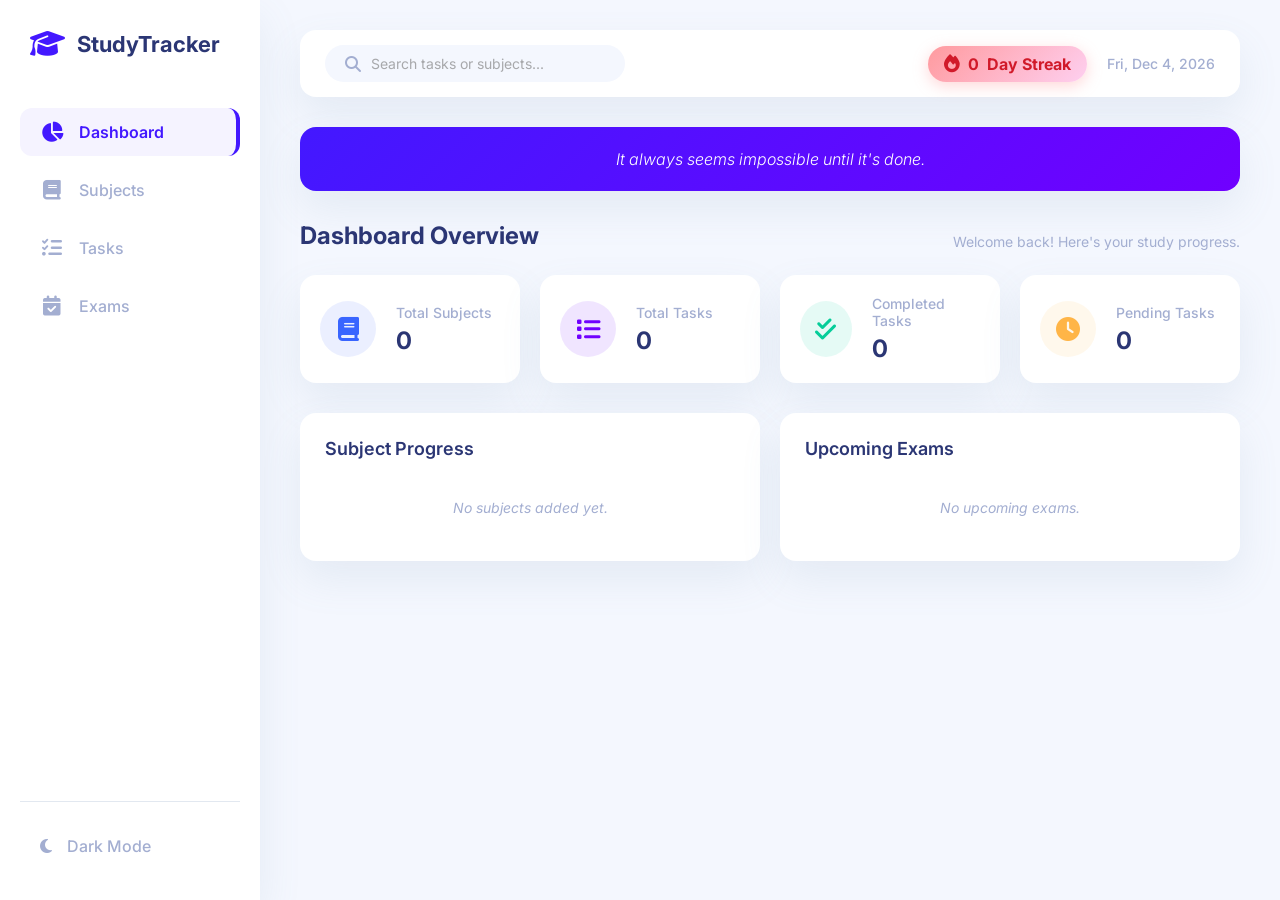
<file: index.html>
<!DOCTYPE html>
<html lang="en">

<head>
    <meta charset="UTF-8">
    <title>Redirecting to Dashboard...</title>
    <meta http-equiv="refresh" content="0; url=pages/dashboard.html">
    <script>
        window.location.href = "./pages/dashboard.html";
    </script>
</head>

<body>
    <p>If you are not redirected automatically, please follow this link: <a href="./pages/dashboard.html">Dashboard</a>.</p>
</body>

</html>
</file>
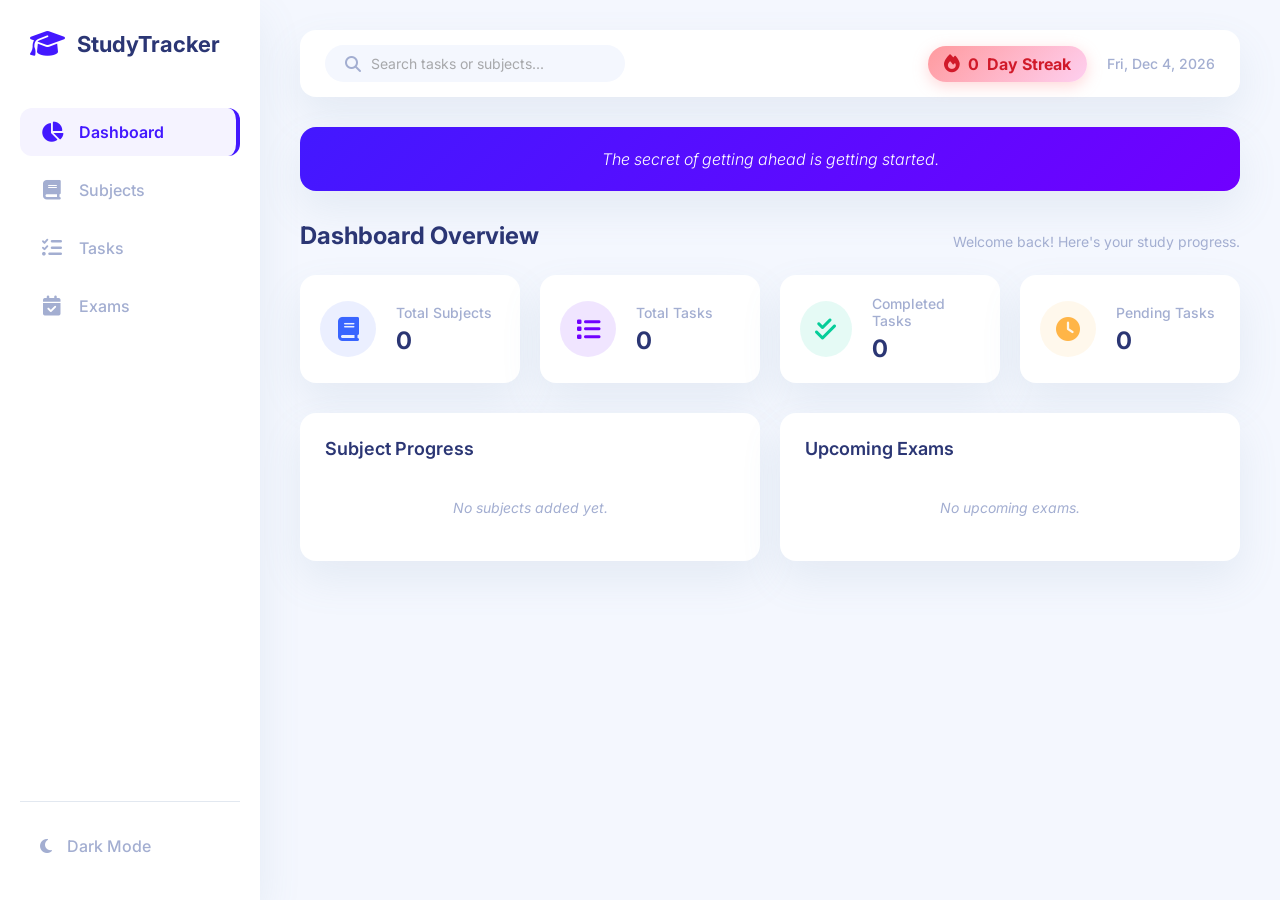
<file: pages/dashboard.html>
<!DOCTYPE html>
<html lang="en">
<head>
    <meta charset="UTF-8">
    <meta name="viewport" content="width=device-width, initial-scale=1.0">
    <title>Dashboard - Student Study Planner</title>
    
    <!-- Google Fonts -->
    <link rel="preconnect" href="https://fonts.googleapis.com">
    <link rel="preconnect" href="https://fonts.gstatic.com" crossorigin>
    <link href="https://fonts.googleapis.com/css2?family=Inter:wght@300;400;500;600;700&display=swap" rel="stylesheet">
    
    <!-- Font Awesome -->
    <link rel="stylesheet" href="https://cdnjs.cloudflare.com/ajax/libs/font-awesome/6.4.0/css/all.min.css">
    
    <!-- Custom CSS -->
    <link rel="stylesheet" href="../css/main.css">
    <link rel="stylesheet" href="../css/dashboard.css">
</head>
<body class="light-mode">
    <div class="app-container">
        <!-- Sidebar Navigation -->
        <nav class="sidebar">
            <div class="logo-container">
                <i class="fa-solid fa-graduation-cap logo-icon"></i>
                <h1 class="logo-text">StudyTracker</h1>
            </div>
            
            <ul class="nav-links">
                <li>
                    <a href="dashboard.html" class="nav-item active">
                        <i class="fa-solid fa-chart-pie"></i>
                        <span>Dashboard</span>
                    </a>
                </li>
                <li>
                    <a href="subjects.html" class="nav-item">
                        <i class="fa-solid fa-book"></i>
                        <span>Subjects</span>
                    </a>
                </li>
                <li>
                    <a href="tasks.html" class="nav-item">
                        <i class="fa-solid fa-list-check"></i>
                        <span>Tasks</span>
                    </a>
                </li>
                <li>
                    <a href="exams.html" class="nav-item">
                        <i class="fa-solid fa-calendar-check"></i>
                        <span>Exams</span>
                    </a>
                </li>
            </ul>

            <div class="sidebar-footer">
                <button id="theme-toggle" class="theme-toggle">
                    <i class="fa-solid fa-moon"></i>
                    <span>Dark Mode</span>
                </button>
            </div>
            
            <!-- Mobile Toggle -->
            <button class="mobile-menu-toggle">
                <i class="fa-solid fa-bars"></i>
            </button>
        </nav>

        <!-- Main Content Area -->
        <main class="main-content">
            <!-- Header Section -->
            <header class="top-header">
                <div class="search-bar">
                    <i class="fa-solid fa-search"></i>
                    <input type="text" id="global-search" placeholder="Search tasks or subjects..." disabled style="opacity: 0.6; cursor: not-allowed;">
                </div>
                
                <div class="header-right">
                    <div class="streak-badge" id="streak-badge">
                        <i class="fa-solid fa-fire streak-icon"></i>
                        <span id="streak-count">0</span> Day Streak
                    </div>
                    <div class="date-display" id="current-date">
                        Mon, Oct 24, 2023
                    </div>
                </div>
            </header>

            <div class="quote-section">
                <p id="motivational-quote">"Success is not final, failure is not fatal: it is the courage to continue that counts."</p>
            </div>

            <!-- Views Container -->
            <div class="views-container">
                <!-- Dashboard View -->
                <section id="dashboard-view" class="view-section active">
                    <div class="section-header">
                        <h2>Dashboard Overview</h2>
                        <p>Welcome back! Here's your study progress.</p>
                    </div>

                    <div class="summary-cards">
                        <div class="summary-card">
                            <div class="card-icon blue"><i class="fa-solid fa-book"></i></div>
                            <div class="card-info">
                                <h3>Total Subjects</h3>
                                <p id="dash-total-subjects">0</p>
                            </div>
                        </div>
                        <div class="summary-card">
                            <div class="card-icon purple"><i class="fa-solid fa-list"></i></div>
                            <div class="card-info">
                                <h3>Total Tasks</h3>
                                <p id="dash-total-tasks">0</p>
                            </div>
                        </div>
                        <div class="summary-card">
                            <div class="card-icon green"><i class="fa-solid fa-check-double"></i></div>
                            <div class="card-info">
                                <h3>Completed Tasks</h3>
                                <p id="dash-completed-tasks">0</p>
                            </div>
                        </div>
                        <div class="summary-card">
                            <div class="card-icon orange"><i class="fa-solid fa-clock"></i></div>
                            <div class="card-info">
                                <h3>Pending Tasks</h3>
                                <p id="dash-pending-tasks">0</p>
                            </div>
                        </div>
                    </div>

                    <div class="dashboard-grid">
                        <div class="dash-panel">
                            <h3>Subject Progress</h3>
                            <div id="dash-subject-progress" class="dash-list">
                                <div class="empty-state">No subjects added yet.</div>
                            </div>
                        </div>
                        <div class="dash-panel">
                            <h3>Upcoming Exams</h3>
                            <div id="dash-upcoming-exams" class="dash-list">
                                <div class="empty-state">No upcoming exams.</div>
                            </div>
                        </div>
                    </div>
                </section>
            </div>
        </main>
    </div>

    <!-- Scripts -->
    <script src="../js/storage.js"></script>
    <script src="../js/streak.js"></script>
    <script src="../js/theme.js"></script>
    <script src="../js/dashboard.js"></script>
</body>
</html>
</file>
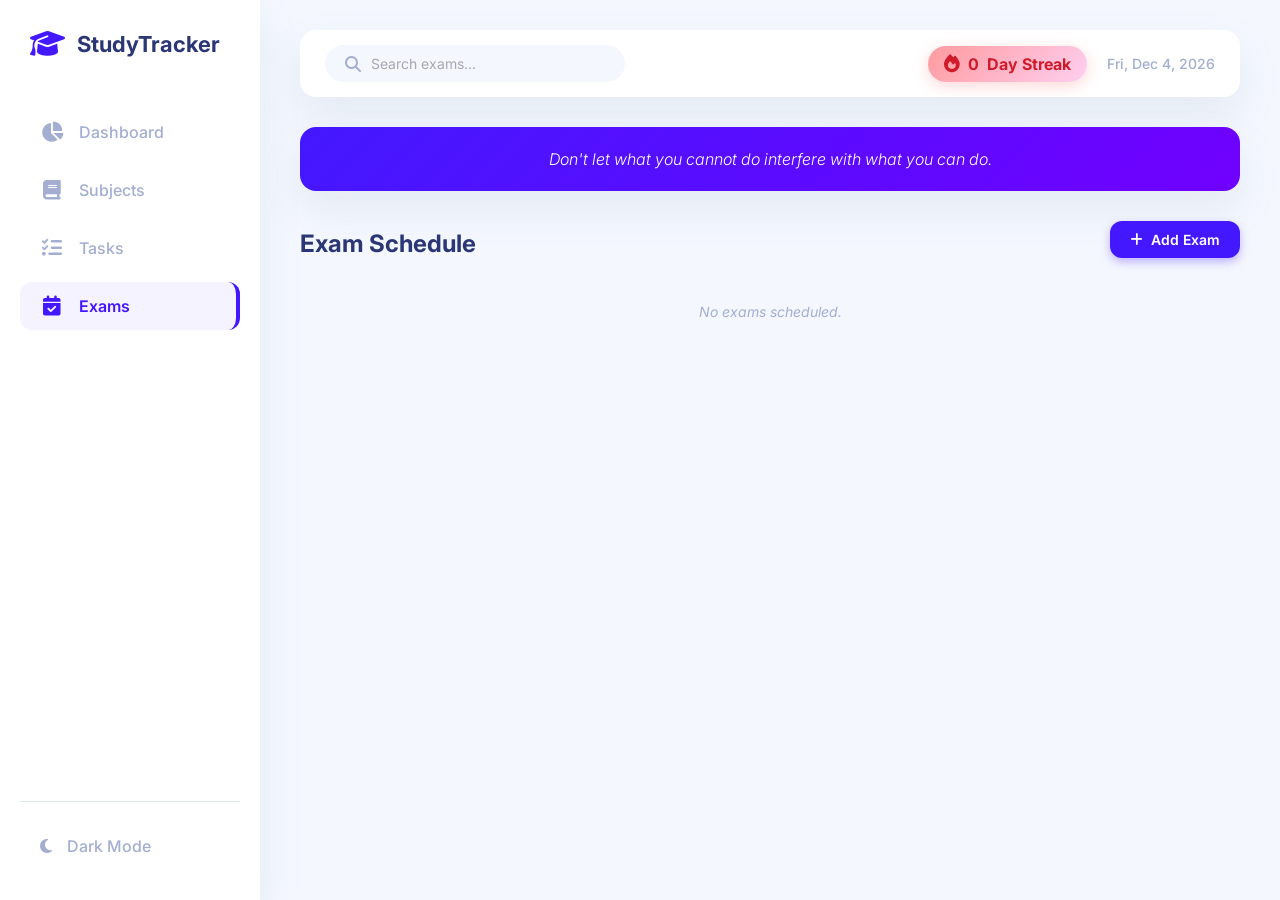
<file: pages/exams.html>
<!DOCTYPE html>
<html lang="en">
<head>
    <meta charset="UTF-8">
    <meta name="viewport" content="width=device-width, initial-scale=1.0">
    <title>Exams - Student Study Planner</title>
    
    <!-- Google Fonts -->
    <link rel="preconnect" href="https://fonts.googleapis.com">
    <link rel="preconnect" href="https://fonts.gstatic.com" crossorigin>
    <link href="https://fonts.googleapis.com/css2?family=Inter:wght@300;400;500;600;700&display=swap" rel="stylesheet">
    
    <!-- Font Awesome -->
    <link rel="stylesheet" href="https://cdnjs.cloudflare.com/ajax/libs/font-awesome/6.4.0/css/all.min.css">
    
    <!-- Custom CSS -->
    <link rel="stylesheet" href="../css/main.css">
    <link rel="stylesheet" href="../css/exams.css">
</head>
<body class="light-mode">
    <div class="app-container">
        <!-- Sidebar Navigation -->
        <nav class="sidebar">
            <div class="logo-container">
                <i class="fa-solid fa-graduation-cap logo-icon"></i>
                <h1 class="logo-text">StudyTracker</h1>
            </div>
            
            <ul class="nav-links">
                <li>
                    <a href="dashboard.html" class="nav-item">
                        <i class="fa-solid fa-chart-pie"></i>
                        <span>Dashboard</span>
                    </a>
                </li>
                <li>
                    <a href="subjects.html" class="nav-item">
                        <i class="fa-solid fa-book"></i>
                        <span>Subjects</span>
                    </a>
                </li>
                <li>
                    <a href="tasks.html" class="nav-item">
                        <i class="fa-solid fa-list-check"></i>
                        <span>Tasks</span>
                    </a>
                </li>
                <li>
                    <a href="exams.html" class="nav-item active">
                        <i class="fa-solid fa-calendar-check"></i>
                        <span>Exams</span>
                    </a>
                </li>
            </ul>

            <div class="sidebar-footer">
                <button id="theme-toggle" class="theme-toggle">
                    <i class="fa-solid fa-moon"></i>
                    <span>Dark Mode</span>
                </button>
            </div>
            
            <!-- Mobile Toggle -->
            <button class="mobile-menu-toggle">
                <i class="fa-solid fa-bars"></i>
            </button>
        </nav>

        <!-- Main Content Area -->
        <main class="main-content">
            <!-- Header Section -->
            <header class="top-header">
                <div class="search-bar">
                    <i class="fa-solid fa-search"></i>
                    <input type="text" id="global-search" placeholder="Search exams..." disabled style="opacity: 0.6; cursor: not-allowed;">
                </div>
                
                <div class="header-right">
                    <div class="streak-badge" id="streak-badge">
                        <i class="fa-solid fa-fire streak-icon"></i>
                        <span id="streak-count">0</span> Day Streak
                    </div>
                    <div class="date-display" id="current-date">
                        Mon, Oct 24, 2023
                    </div>
                </div>
            </header>

            <div class="quote-section">
                <p id="motivational-quote">"Success is not final, failure is not fatal: it is the courage to continue that counts."</p>
            </div>

            <!-- Views Container -->
            <div class="views-container">
                <!-- Exams View -->
                <section id="exams-view" class="view-section active">
                    <div class="section-header">
                        <h2>Exam Schedule</h2>
                        <button class="primary-btn" onclick="openModal('exam-modal')">
                            <i class="fa-solid fa-plus"></i> Add Exam
                        </button>
                    </div>

                    <div id="exams-grid" class="exams-grid">
                        <!-- Exams injected here -->
                    </div>
                </section>
            </div>
        </main>
    </div>

    <!-- Modals -->
    <div class="modal-overlay" id="exam-modal">
        <div class="modal-content">
            <div class="modal-header">
                <h3>Add New Exam</h3>
                <button class="close-modal" onclick="closeModal('exam-modal')"><i class="fa-solid fa-xmark"></i></button>
            </div>
            <form id="exam-form">
                <div class="form-group">
                    <label for="exam-name">Exam Name</label>
                    <input type="text" id="exam-name" required placeholder="e.g., Final Physics Exam">
                </div>
                <div class="form-group">
                    <label for="exam-date">Exam Date</label>
                    <input type="date" id="exam-date" required>
                </div>
                <button type="submit" class="submit-btn">Save Exam</button>
            </form>
        </div>
    </div>

    <!-- Scripts -->
    <script src="../js/storage.js"></script>
    <script src="../js/streak.js"></script>
    <script src="../js/theme.js"></script>
    <script src="../js/exams.js"></script>
</body>
</html>
</file>
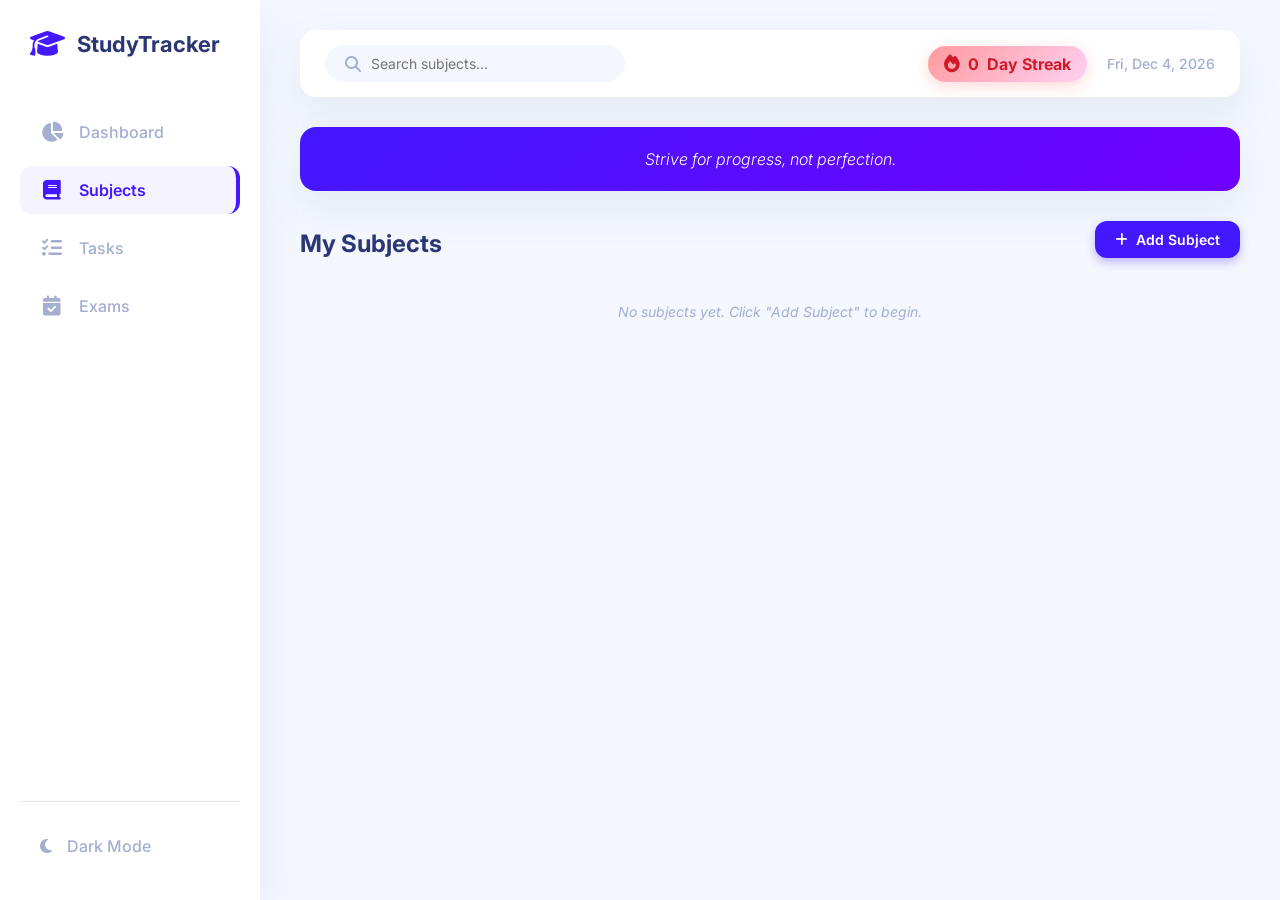
<file: pages/subjects.html>
<!DOCTYPE html>
<html lang="en">
<head>
    <meta charset="UTF-8">
    <meta name="viewport" content="width=device-width, initial-scale=1.0">
    <title>Subjects - Student Study Planner</title>
    
    <!-- Google Fonts -->
    <link rel="preconnect" href="https://fonts.googleapis.com">
    <link rel="preconnect" href="https://fonts.gstatic.com" crossorigin>
    <link href="https://fonts.googleapis.com/css2?family=Inter:wght@300;400;500;600;700&display=swap" rel="stylesheet">
    
    <!-- Font Awesome -->
    <link rel="stylesheet" href="https://cdnjs.cloudflare.com/ajax/libs/font-awesome/6.4.0/css/all.min.css">
    
    <!-- Custom CSS -->
    <link rel="stylesheet" href="../css/main.css">
    <link rel="stylesheet" href="../css/subjects.css">
</head>
<body class="light-mode">
    <div class="app-container">
        <!-- Sidebar Navigation -->
        <nav class="sidebar">
            <div class="logo-container">
                <i class="fa-solid fa-graduation-cap logo-icon"></i>
                <h1 class="logo-text">StudyTracker</h1>
            </div>
            
            <ul class="nav-links">
                <li>
                    <a href="dashboard.html" class="nav-item">
                        <i class="fa-solid fa-chart-pie"></i>
                        <span>Dashboard</span>
                    </a>
                </li>
                <li>
                    <a href="subjects.html" class="nav-item active">
                        <i class="fa-solid fa-book"></i>
                        <span>Subjects</span>
                    </a>
                </li>
                <li>
                    <a href="tasks.html" class="nav-item">
                        <i class="fa-solid fa-list-check"></i>
                        <span>Tasks</span>
                    </a>
                </li>
                <li>
                    <a href="exams.html" class="nav-item">
                        <i class="fa-solid fa-calendar-check"></i>
                        <span>Exams</span>
                    </a>
                </li>
            </ul>

            <div class="sidebar-footer">
                <button id="theme-toggle" class="theme-toggle">
                    <i class="fa-solid fa-moon"></i>
                    <span>Dark Mode</span>
                </button>
            </div>
            
            <!-- Mobile Toggle -->
            <button class="mobile-menu-toggle">
                <i class="fa-solid fa-bars"></i>
            </button>
        </nav>

        <!-- Main Content Area -->
        <main class="main-content">
            <!-- Header Section -->
            <header class="top-header">
                <div class="search-bar">
                    <i class="fa-solid fa-search"></i>
                    <input type="text" id="global-search" placeholder="Search subjects...">
                </div>
                
                <div class="header-right">
                    <div class="streak-badge" id="streak-badge">
                        <i class="fa-solid fa-fire streak-icon"></i>
                        <span id="streak-count">0</span> Day Streak
                    </div>
                    <div class="date-display" id="current-date">
                        Mon, Oct 24, 2023
                    </div>
                </div>
            </header>

            <div class="quote-section">
                <p id="motivational-quote">"Success is not final, failure is not fatal: it is the courage to continue that counts."</p>
            </div>

            <!-- Views Container -->
            <div class="views-container">
                <!-- Subjects View -->
                <section id="subjects-view" class="view-section active">
                    <div class="section-header">
                        <h2>My Subjects</h2>
                        <button class="primary-btn" onclick="openModal('subject-modal')">
                            <i class="fa-solid fa-plus"></i> Add Subject
                        </button>
                    </div>
                    
                    <div id="subjects-grid" class="subjects-grid">
                        <!-- Subjects injected here -->
                    </div>
                </section>
            </div>
        </main>
    </div>

    <!-- Modals -->
    <div class="modal-overlay" id="subject-modal">
        <div class="modal-content">
            <div class="modal-header">
                <h3>Add New Subject</h3>
                <button class="close-modal" onclick="closeModal('subject-modal')"><i class="fa-solid fa-xmark"></i></button>
            </div>
            <form id="subject-form">
                <div class="form-group">
                    <label for="subject-name">Subject Name</label>
                    <input type="text" id="subject-name" required placeholder="e.g., Mathematics">
                </div>
                <div class="form-group">
                    <label for="subject-color">Subject Color</label>
                    <input type="color" id="subject-color" value="#4361ee">
                </div>
                <button type="submit" class="submit-btn">Save Subject</button>
            </form>
        </div>
    </div>

    <!-- Scripts -->
    <script src="../js/storage.js"></script>
    <script src="../js/streak.js"></script>
    <script src="../js/theme.js"></script>
    <script src="../js/subjects.js"></script>
</body>
</html>
</file>
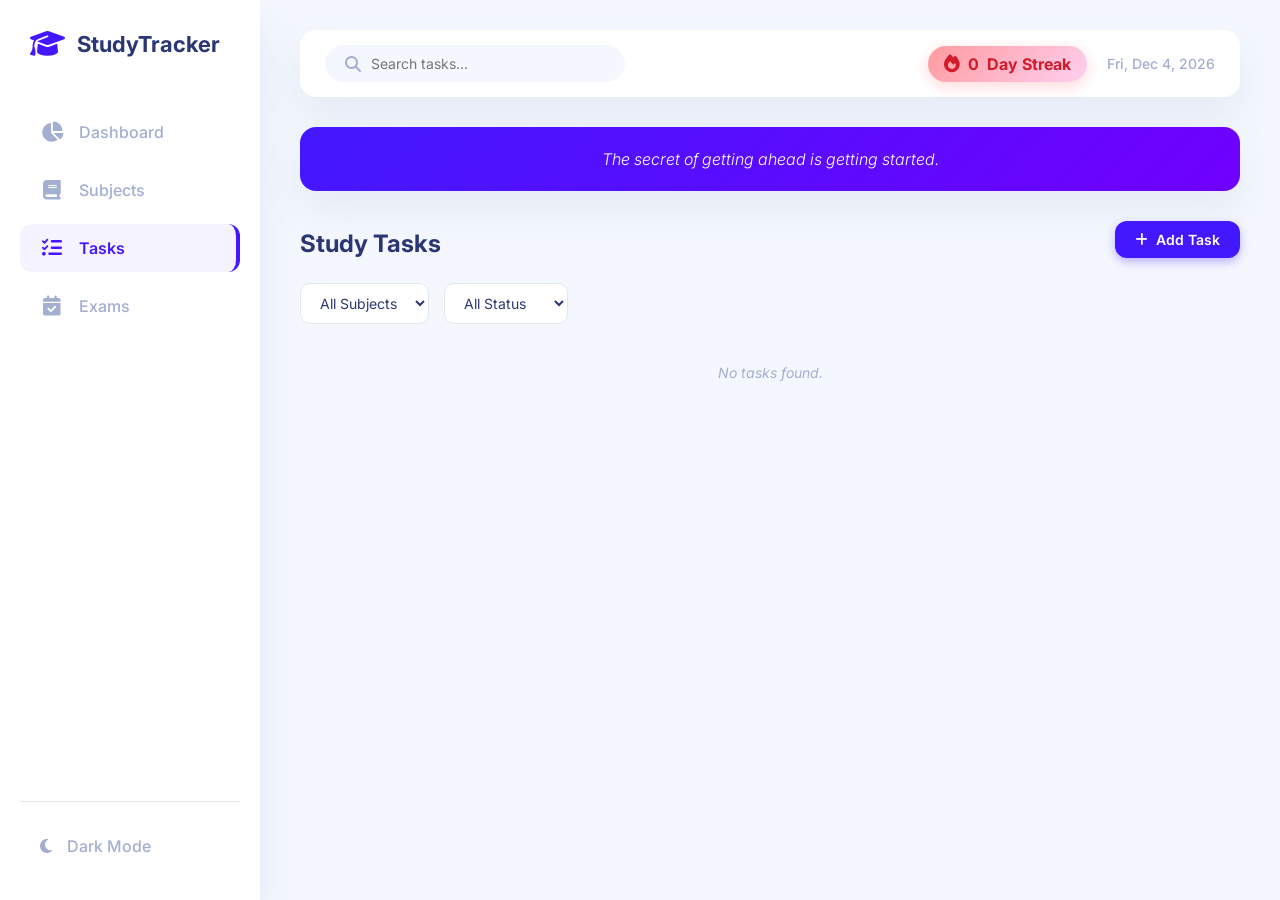
<file: pages/tasks.html>
<!DOCTYPE html>
<html lang="en">
<head>
    <meta charset="UTF-8">
    <meta name="viewport" content="width=device-width, initial-scale=1.0">
    <title>Tasks - Student Study Planner</title>
    
    <!-- Google Fonts -->
    <link rel="preconnect" href="https://fonts.googleapis.com">
    <link rel="preconnect" href="https://fonts.gstatic.com" crossorigin>
    <link href="https://fonts.googleapis.com/css2?family=Inter:wght@300;400;500;600;700&display=swap" rel="stylesheet">
    
    <!-- Font Awesome -->
    <link rel="stylesheet" href="https://cdnjs.cloudflare.com/ajax/libs/font-awesome/6.4.0/css/all.min.css">
    
    <!-- Custom CSS -->
    <link rel="stylesheet" href="../css/main.css">
    <link rel="stylesheet" href="../css/tasks.css">
</head>
<body class="light-mode">
    <div class="app-container">
        <!-- Sidebar Navigation -->
        <nav class="sidebar">
            <div class="logo-container">
                <i class="fa-solid fa-graduation-cap logo-icon"></i>
                <h1 class="logo-text">StudyTracker</h1>
            </div>
            
            <ul class="nav-links">
                <li>
                    <a href="dashboard.html" class="nav-item">
                        <i class="fa-solid fa-chart-pie"></i>
                        <span>Dashboard</span>
                    </a>
                </li>
                <li>
                    <a href="subjects.html" class="nav-item">
                        <i class="fa-solid fa-book"></i>
                        <span>Subjects</span>
                    </a>
                </li>
                <li>
                    <a href="tasks.html" class="nav-item active">
                        <i class="fa-solid fa-list-check"></i>
                        <span>Tasks</span>
                    </a>
                </li>
                <li>
                    <a href="exams.html" class="nav-item">
                        <i class="fa-solid fa-calendar-check"></i>
                        <span>Exams</span>
                    </a>
                </li>
            </ul>

            <div class="sidebar-footer">
                <button id="theme-toggle" class="theme-toggle">
                    <i class="fa-solid fa-moon"></i>
                    <span>Dark Mode</span>
                </button>
            </div>
            
            <!-- Mobile Toggle -->
            <button class="mobile-menu-toggle">
                <i class="fa-solid fa-bars"></i>
            </button>
        </nav>

        <!-- Main Content Area -->
        <main class="main-content">
            <!-- Header Section -->
            <header class="top-header">
                <div class="search-bar">
                    <i class="fa-solid fa-search"></i>
                    <input type="text" id="global-search" placeholder="Search tasks...">
                </div>
                
                <div class="header-right">
                    <div class="streak-badge" id="streak-badge">
                        <i class="fa-solid fa-fire streak-icon"></i>
                        <span id="streak-count">0</span> Day Streak
                    </div>
                    <div class="date-display" id="current-date">
                        Mon, Oct 24, 2023
                    </div>
                </div>
            </header>

            <div class="quote-section">
                <p id="motivational-quote">"Success is not final, failure is not fatal: it is the courage to continue that counts."</p>
            </div>

            <!-- Views Container -->
            <div class="views-container">
                <!-- Tasks View -->
                <section id="tasks-view" class="view-section active">
                    <div class="section-header">
                        <h2>Study Tasks</h2>
                        <button class="primary-btn" onclick="openModal('task-modal')">
                            <i class="fa-solid fa-plus"></i> Add Task
                        </button>
                    </div>
                    
                    <div class="task-filters">
                        <select id="filter-subject" class="filter-select">
                            <option value="all">All Subjects</option>
                            <!-- Dynamic options -->
                        </select>
                        <select id="filter-status" class="filter-select">
                            <option value="all">All Status</option>
                            <option value="pending">Pending</option>
                            <option value="completed">Completed</option>
                        </select>
                    </div>

                    <div class="tasks-container">
                        <ul id="tasks-list" class="tasks-list">
                            <!-- Tasks injected here -->
                        </ul>
                    </div>
                </section>
            </div>
        </main>
    </div>

    <!-- Modals -->
    <div class="modal-overlay" id="task-modal">
        <div class="modal-content">
            <div class="modal-header">
                <h3 id="task-modal-title">Add New Task</h3>
                <button class="close-modal" onclick="closeModal('task-modal')"><i class="fa-solid fa-xmark"></i></button>
            </div>
            <form id="task-form">
                <input type="hidden" id="task-id">
                <div class="form-group">
                    <label for="task-title">Task Description</label>
                    <input type="text" id="task-title" required placeholder="e.g., Read Chapter 5">
                </div>
                <div class="form-group">
                    <label for="task-subject">Subject</label>
                    <select id="task-subject" required>
                        <option value="" disabled selected>Select Subject</option>
                        <!-- Dynamic options -->
                    </select>
                </div>
                <div class="form-group">
                    <label for="task-due">Due Date</label>
                    <input type="date" id="task-due" required>
                </div>
                <button type="submit" class="submit-btn">Save Task</button>
            </form>
        </div>
    </div>

    <!-- Scripts -->
    <script src="../js/storage.js"></script>
    <script src="../js/streak.js"></script>
    <script src="../js/theme.js"></script>
    <script src="../js/tasks.js"></script>
</body>
</html>
</file>
<file: css/main.css>
/* Google Fonts */
@import url('https://fonts.googleapis.com/css2?family=Inter:wght@300;400;500;600;700&display=swap');

/* CSS Variables */
:root {
    /* Light Theme (Default) */
    --bg-color: #f4f7fe;
    --sidebar-bg: #ffffff;
    --card-bg: #ffffff;
    --text-primary: #2b3674;
    --text-secondary: #a3aed1;
    --border-color: #e2e8f0;
    
    /* Primary Colors */
    --primary-color: #4318FF;
    --primary-hover: #3311db;
    --accent-blue: #3965ff;
    --accent-purple: #7000ff;
    --accent-green: #05cd99;
    --accent-orange: #ffb547;
    --accent-red: #ee5d50;
    
    /* Functional */
    --shadow-soft: 0px 18px 40px rgba(112, 144, 176, 0.12);
    --shadow-hover: 0px 20px 45px rgba(112, 144, 176, 0.2);
    --border-radius: 16px;
    --transition-speed: 0.3s;
}

/* Dark Theme */
body.dark-mode {
    --bg-color: #0b1437;
    --sidebar-bg: #111c44;
    --card-bg: #111c44;
    --text-primary: #ffffff;
    --text-secondary: #a3aed1;
    --border-color: #2b3674;
    
    --shadow-soft: 0px 18px 40px rgba(0, 0, 0, 0.2);
    --shadow-hover: 0px 20px 45px rgba(0, 0, 0, 0.3);
}

/* Base Styles */
* {
    margin: 0;
    padding: 0;
    box-sizing: border-box;
    font-family: 'Inter', sans-serif;
}

body {
    background-color: var(--bg-color);
    color: var(--text-primary);
    transition: background-color var(--transition-speed) ease, color var(--transition-speed) ease;
    overflow-x: hidden;
}

ul {
    list-style: none;
}

a {
    text-decoration: none;
    color: inherit;
}

button {
    cursor: pointer;
    border: none;
    outline: none;
    background: transparent;
    font-family: inherit;
}

input, select {
    font-family: inherit;
    outline: none;
}

/* Layout */
.app-container {
    display: flex;
    min-height: 100vh;
}

/* Sidebar */
.sidebar {
    width: 260px;
    background-color: var(--sidebar-bg);
    padding: 30px 20px;
    display: flex;
    flex-direction: column;
    box-shadow: var(--shadow-soft);
    position: fixed;
    height: 100vh;
    z-index: 100;
    transition: all var(--transition-speed) ease;
}

.logo-container {
    display: flex;
    align-items: center;
    gap: 12px;
    margin-bottom: 50px;
    padding-left: 10px;
}

.logo-icon {
    font-size: 28px;
    color: var(--primary-color);
}

.logo-text {
    font-size: 22px;
    font-weight: 700;
    color: var(--text-primary);
}

.nav-links {
    flex: 1;
    display: flex;
    flex-direction: column;
    gap: 10px;
}

.nav-item {
    display: flex;
    align-items: center;
    gap: 15px;
    padding: 14px 20px;
    border-radius: 12px;
    cursor: pointer;
    color: var(--text-secondary);
    font-weight: 500;
    transition: all var(--transition-speed) ease;
}

.nav-item i {
    font-size: 20px;
    width: 24px;
    text-align: center;
}

.nav-item:hover, .nav-item.active {
    background-color: rgba(67, 24, 255, 0.05);
    color: var(--primary-color);
}

.nav-item.active {
    font-weight: 600;
    border-right: 4px solid var(--primary-color);
}

.sidebar-footer {
    padding-top: 20px;
    border-top: 1px solid var(--border-color);
}

.theme-toggle {
    display: flex;
    align-items: center;
    gap: 15px;
    width: 100%;
    padding: 14px 20px;
    border-radius: 12px;
    color: var(--text-secondary);
    font-weight: 500;
    font-size: 16px;
    transition: all var(--transition-speed) ease;
}

.theme-toggle:hover {
    background-color: rgba(67, 24, 255, 0.05);
    color: var(--primary-color);
}

.mobile-menu-toggle {
    display: none;
    font-size: 24px;
    color: var(--text-primary);
}

/* Main Content */
.main-content {
    flex: 1;
    margin-left: 260px;
    padding: 30px 40px;
    transition: margin-left var(--transition-speed) ease;
}

/* Header Section */
.top-header {
    display: flex;
    justify-content: space-between;
    align-items: center;
    margin-bottom: 30px;
    background-color: var(--card-bg);
    padding: 15px 25px;
    border-radius: var(--border-radius);
    box-shadow: var(--shadow-soft);
}

.search-bar {
    display: flex;
    align-items: center;
    background-color: var(--bg-color);
    padding: 10px 20px;
    border-radius: 30px;
    width: 300px;
}

.search-bar i {
    color: var(--text-secondary);
    margin-right: 10px;
}

.search-bar input {
    border: none;
    background: transparent;
    color: var(--text-primary);
    width: 100%;
    font-size: 14px;
}

.header-right {
    display: flex;
    align-items: center;
    gap: 20px;
}

.streak-badge {
    display: flex;
    align-items: center;
    gap: 8px;
    background: linear-gradient(135deg, #ff9a9e 0%, #fecfef 99%, #fecfef 100%);
    padding: 8px 16px;
    border-radius: 20px;
    color: #d11a2a;
    font-weight: 700;
    box-shadow: 0 4px 15px rgba(255, 154, 158, 0.4);
    animation: pulse 2s infinite alternate;
}

body.dark-mode .streak-badge {
    background: linear-gradient(135deg, #8b0000 0%, #ff4500 100%);
    color: #fff;
    box-shadow: 0 4px 15px rgba(255, 69, 0, 0.4);
}

.streak-icon {
    font-size: 18px;
}

@keyframes pulse {
    0% { transform: scale(1); }
    100% { transform: scale(1.05); }
}

.date-display {
    color: var(--text-secondary);
    font-weight: 500;
    font-size: 14px;
}

.quote-section {
    margin-bottom: 30px;
    padding: 20px;
    background: linear-gradient(135deg, var(--primary-color) 0%, var(--accent-purple) 100%);
    border-radius: var(--border-radius);
    color: white;
    text-align: center;
    box-shadow: var(--shadow-soft);
}

.quote-section p {
    font-size: 16px;
    font-style: italic;
    font-weight: 300;
    line-height: 1.5;
}

/* Views Container */
.views-container {
    position: relative;
    width: 100%;
}

.view-section {
    display: none;
    animation: fadeIn 0.4s ease forwards;
}

.view-section.active {
    display: block;
}

@keyframes fadeIn {
    from { opacity: 0; transform: translateY(10px); }
    to { opacity: 1; transform: translateY(0); }
}

.section-header {
    display: flex;
    justify-content: space-between;
    align-items: flex-end;
    margin-bottom: 25px;
}

.section-header h2 {
    font-size: 24px;
    font-weight: 700;
    color: var(--text-primary);
}

.section-header p {
    color: var(--text-secondary);
    font-size: 14px;
    margin-top: 5px;
}

.primary-btn {
    background-color: var(--primary-color);
    color: white;
    padding: 10px 20px;
    border-radius: 12px;
    font-weight: 600;
    font-size: 14px;
    display: flex;
    align-items: center;
    gap: 8px;
    transition: background-color var(--transition-speed) ease, transform 0.2s ease;
    box-shadow: 0 4px 10px rgba(67, 24, 255, 0.3);
}

.primary-btn:hover {
    background-color: var(--primary-hover);
    transform: translateY(-2px);
}

/* Scrollbar styling */
::-webkit-scrollbar {
    width: 6px;
}
::-webkit-scrollbar-track {
    background: transparent;
}
::-webkit-scrollbar-thumb {
    background: var(--text-secondary);
    border-radius: 10px;
}

/* Empty State */
.empty-state {
    text-align: center;
    color: var(--text-secondary);
    padding: 20px;
    font-style: italic;
    font-size: 14px;
}

/* Modals */
.modal-overlay {
    position: fixed;
    top: 0;
    left: 0;
    width: 100%;
    height: 100%;
    background-color: rgba(0, 0, 0, 0.5);
    display: flex;
    justify-content: center;
    align-items: center;
    z-index: 1000;
    opacity: 0;
    visibility: hidden;
    transition: all 0.3s ease;
    backdrop-filter: blur(5px);
}

.modal-overlay.active {
    opacity: 1;
    visibility: visible;
}

.modal-content {
    background-color: var(--card-bg);
    border-radius: var(--border-radius);
    width: 90%;
    max-width: 450px;
    padding: 30px;
    transform: translateY(-20px);
    transition: transform 0.3s ease;
    box-shadow: var(--shadow-hover);
}

.modal-overlay.active .modal-content {
    transform: translateY(0);
}

.modal-header {
    display: flex;
    justify-content: space-between;
    align-items: center;
    margin-bottom: 25px;
}

.modal-header h3 {
    font-size: 20px;
    font-weight: 600;
    color: var(--text-primary);
}

.close-modal {
    font-size: 20px;
    color: var(--text-secondary);
    transition: color 0.2s ease;
}

.close-modal:hover { color: var(--text-primary); }

.form-group {
    margin-bottom: 20px;
}

.form-group label {
    display: block;
    margin-bottom: 8px;
    font-size: 14px;
    font-weight: 500;
    color: var(--text-primary);
}

.form-group input, .form-group select {
    width: 100%;
    padding: 12px 15px;
    border-radius: 10px;
    border: 1px solid var(--border-color);
    background-color: var(--bg-color);
    color: var(--text-primary);
    font-size: 14px;
    transition: border-color 0.2s ease;
}

.form-group input:focus, .form-group select:focus {
    border-color: var(--primary-color);
}

.form-group input[type="color"] {
    padding: 5px;
    height: 45px;
    cursor: pointer;
}

.submit-btn {
    width: 100%;
    background-color: var(--primary-color);
    color: white;
    padding: 14px;
    border-radius: 10px;
    font-size: 16px;
    font-weight: 600;
    transition: background-color 0.2s ease;
}

.submit-btn:hover { background-color: var(--primary-hover); }

/* Responsive Design */
@media (max-width: 768px) {
    .sidebar {
        transform: translateX(-100%);
    }
    
    .sidebar.open {
        transform: translateX(0);
    }
    
    .main-content {
        margin-left: 0;
        padding: 20px;
    }
    
    .mobile-menu-toggle {
        display: block;
        position: fixed;
        top: 20px;
        left: 20px;
        z-index: 101;
        background: var(--card-bg);
        padding: 10px;
        border-radius: 8px;
        box-shadow: var(--shadow-soft);
    }
    
    .top-header {
        flex-direction: column;
        align-items: flex-start;
        gap: 15px;
        padding-top: 60px; /* Space for menu button */
    }
    
    .search-bar {
        width: 100%;
    }
    
    .header-right {
        width: 100%;
        justify-content: space-between;
    }
}
</file>
<file: css/dashboard.css>
/* Dashboard summary cards */
.summary-cards {
    display: grid;
    grid-template-columns: repeat(auto-fit, minmax(220px, 1fr));
    gap: 20px;
    margin-bottom: 30px;
}

.summary-card {
    background-color: var(--card-bg);
    border-radius: var(--border-radius);
    padding: 20px;
    display: flex;
    align-items: center;
    gap: 20px;
    box-shadow: var(--shadow-soft);
    transition: transform var(--transition-speed) ease, box-shadow var(--transition-speed) ease;
}

.summary-card:hover {
    transform: translateY(-5px);
    box-shadow: var(--shadow-hover);
}

.card-icon {
    width: 56px;
    height: 56px;
    border-radius: 50%;
    display: flex;
    justify-content: center;
    align-items: center;
    font-size: 24px;
}

.card-icon.blue { background-color: rgba(57, 101, 255, 0.1); color: var(--accent-blue); }
.card-icon.purple { background-color: rgba(112, 0, 255, 0.1); color: var(--accent-purple); }
.card-icon.green { background-color: rgba(5, 205, 153, 0.1); color: var(--accent-green); }
.card-icon.orange { background-color: rgba(255, 181, 71, 0.1); color: var(--accent-orange); }

.card-info h3 {
    font-size: 14px;
    color: var(--text-secondary);
    font-weight: 500;
    margin-bottom: 5px;
}

.card-info p {
    font-size: 24px;
    font-weight: 700;
    color: var(--text-primary);
}

/* Dashboard Grid */
.dashboard-grid {
    display: grid;
    grid-template-columns: 1fr 1fr;
    gap: 20px;
}

.dash-panel {
    background-color: var(--card-bg);
    border-radius: var(--border-radius);
    padding: 25px;
    box-shadow: var(--shadow-soft);
}

.dash-panel h3 {
    font-size: 18px;
    color: var(--text-primary);
    margin-bottom: 20px;
    font-weight: 600;
}

.dash-list {
    display: flex;
    flex-direction: column;
    gap: 15px;
    max-height: 300px;
    overflow-y: auto;
}

/* Subject Progress Bar */
.progress-item {
    display: flex;
    flex-direction: column;
    gap: 8px;
}

.progress-header {
    display: flex;
    justify-content: space-between;
    font-size: 14px;
    font-weight: 500;
}

.progress-bar-bg {
    width: 100%;
    height: 8px;
    background-color: var(--border-color);
    border-radius: 4px;
    overflow: hidden;
}

.progress-bar-fill {
    height: 100%;
    border-radius: 4px;
    transition: width 1s ease-in-out;
}

/* Upcoming Exams specific to Dashboard */
.upcoming-exam-item {
    display: flex;
    justify-content: space-between;
    align-items: center;
    padding: 12px 15px;
    background-color: var(--bg-color);
    border-radius: 10px;
}

.ue-left h4 {
    font-size: 14px;
    color: var(--text-primary);
    font-weight: 600;
}
.ue-left p {
    font-size: 12px;
    color: var(--text-secondary);
}
.ue-right {
    font-size: 14px;
    font-weight: 700;
}

.ue-right.near { color: var(--accent-red); }
.ue-right.far { color: var(--primary-color); }

@media (max-width: 992px) {
    .dashboard-grid {
        grid-template-columns: 1fr;
    }
}
</file>
<file: css/exams.css>
/* Exams View */
.exams-grid {
    display: grid;
    grid-template-columns: repeat(auto-fill, minmax(250px, 1fr));
    gap: 20px;
}

.exam-card {
    background-color: var(--card-bg);
    border-radius: var(--border-radius);
    padding: 25px;
    box-shadow: var(--shadow-soft);
    text-align: center;
    position: relative;
    border: 1px solid var(--border-color);
}

.exam-card.near {
    border-color: var(--accent-red);
    box-shadow: 0 4px 15px rgba(238, 93, 80, 0.2);
}

.exam-delete-btn {
    position: absolute;
    top: 15px;
    right: 15px;
    color: var(--text-secondary);
}

.exam-delete-btn:hover { color: var(--accent-red); }

.countdown {
    font-size: 40px;
    font-weight: 700;
    color: var(--primary-color);
    margin: 15px 0 5px;
}

.exam-card.near .countdown {
    color: var(--accent-red);
}

.countdown-label {
    font-size: 14px;
    color: var(--text-secondary);
    margin-bottom: 15px;
}

.exam-name {
    font-size: 18px;
    font-weight: 600;
    color: var(--text-primary);
    margin-bottom: 5px;
}

.exam-date-text {
    font-size: 12px;
    color: var(--text-secondary);
}
</file>
<file: css/subjects.css>
/* Subjects View Grid */
.subjects-grid {
    display: grid;
    grid-template-columns: repeat(auto-fill, minmax(250px, 1fr));
    gap: 20px;
}

.subject-card {
    background-color: var(--card-bg);
    border-radius: var(--border-radius);
    padding: 25px;
    box-shadow: var(--shadow-soft);
    position: relative;
    overflow: hidden;
    transition: transform var(--transition-speed) ease;
}

.subject-card:hover {
    transform: translateY(-5px);
}

.subject-color-strip {
    position: absolute;
    top: 0;
    left: 0;
    width: 100%;
    height: 6px;
}

.subject-header {
    display: flex;
    justify-content: space-between;
    align-items: center;
    margin-bottom: 15px;
    margin-top: 5px;
}

.subject-title {
    font-size: 18px;
    font-weight: 600;
    color: var(--text-primary);
}

.subject-actions button {
    color: var(--text-secondary);
    font-size: 16px;
    transition: color 0.2s ease;
}

.subject-actions button:hover {
    color: var(--accent-red);
}

.subject-stats {
    display: flex;
    gap: 15px;
    margin-bottom: 15px;
}

.stat {
    font-size: 12px;
    color: var(--text-secondary);
    background-color: var(--bg-color);
    padding: 5px 10px;
    border-radius: 8px;
}
</file>
<file: css/tasks.css>
/* Tasks View */
.task-filters {
    display: flex;
    gap: 15px;
    margin-bottom: 20px;
}

.filter-select {
    padding: 10px 15px;
    border-radius: 10px;
    border: 1px solid var(--border-color);
    background-color: var(--card-bg);
    color: var(--text-primary);
    font-size: 14px;
    cursor: pointer;
}

.tasks-list {
    display: flex;
    flex-direction: column;
    gap: 12px;
}

.task-item {
    background-color: var(--card-bg);
    border-radius: 12px;
    padding: 15px 20px;
    display: flex;
    align-items: center;
    justify-content: space-between;
    box-shadow: var(--shadow-soft);
    transition: transform 0.2s ease, box-shadow 0.2s ease;
}

.task-item:hover {
    transform: translateX(5px);
    box-shadow: var(--shadow-hover);
}

.task-left {
    display: flex;
    align-items: center;
    gap: 15px;
}

.task-checkbox {
    width: 22px;
    height: 22px;
    border-radius: 50%;
    border: 2px solid var(--text-secondary);
    cursor: pointer;
    display: flex;
    justify-content: center;
    align-items: center;
    color: transparent;
    transition: all 0.2s ease;
}

.task-item.completed .task-checkbox {
    background-color: var(--accent-green);
    border-color: var(--accent-green);
    color: white;
}

.task-info h4 {
    font-size: 16px;
    font-weight: 500;
    color: var(--text-primary);
    margin-bottom: 4px;
    transition: color 0.2s ease;
}

.task-item.completed .task-info h4 {
    text-decoration: line-through;
    color: var(--text-secondary);
}

.task-meta {
    display: flex;
    gap: 10px;
    font-size: 12px;
}

.task-subject-tag {
    padding: 2px 8px;
    border-radius: 10px;
    color: white;
    font-weight: 600;
}

.task-due-date {
    color: var(--text-secondary);
    display: flex;
    align-items: center;
    gap: 4px;
}

.task-actions {
    display: flex;
    gap: 10px;
}

.action-btn {
    color: var(--text-secondary);
    font-size: 16px;
    transition: color 0.2s ease;
}

.action-btn.edit:hover { color: var(--accent-blue); }
.action-btn.delete:hover { color: var(--accent-red); }
</file>
